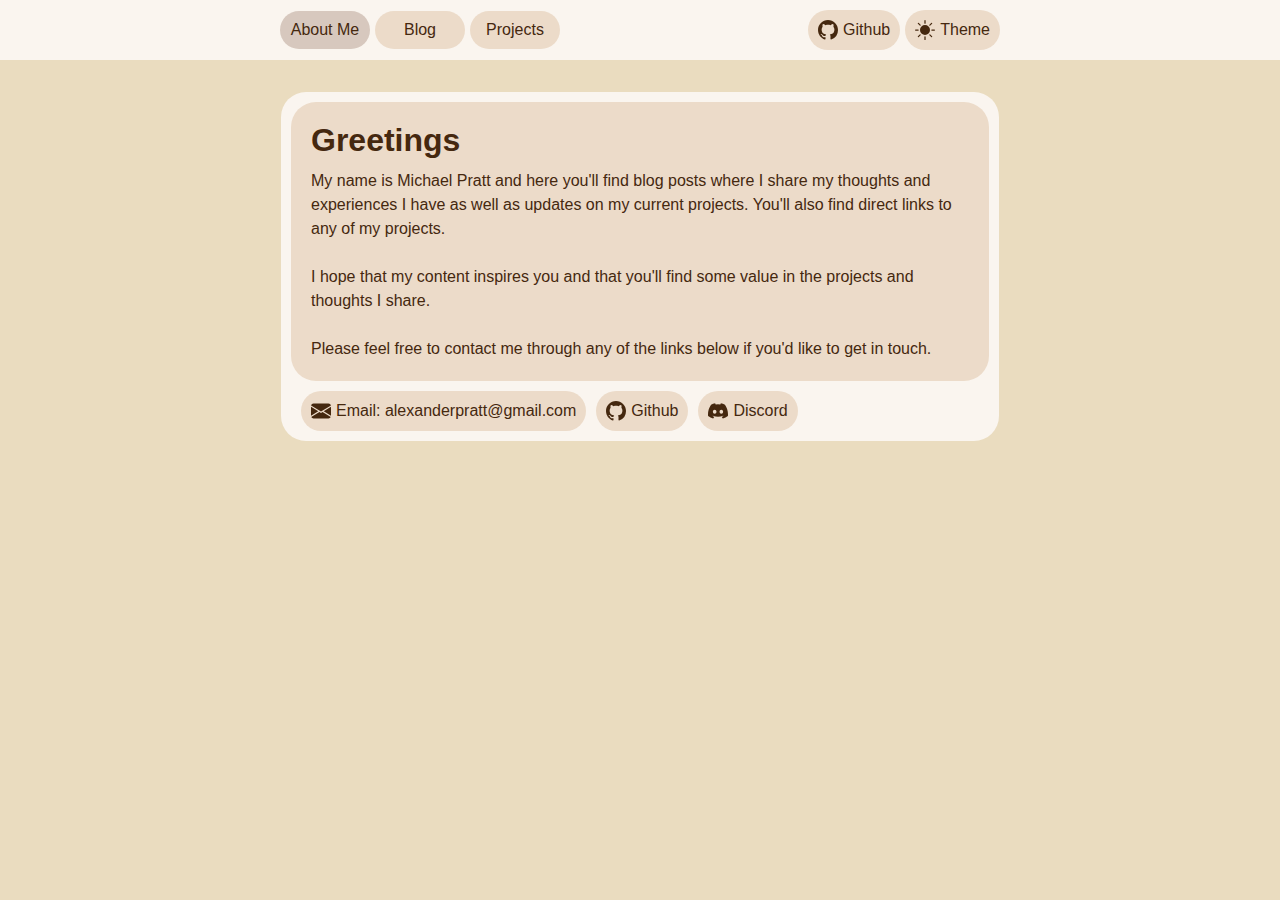
<file: index.html>
<!DOCTYPE html>
<html lang="en">

    <head>
        <meta charset="UTF-8">
        <meta http-equiv="X-UA-Compatible" content="IE=edge">
        <meta name="viewport" content="width=device-width, initial-scale=1.0">
        <link rel="stylesheet" type="text/css" href="style.css">
        <title>About Me - Michael Pratt</title>
        <link rel="icon" type="image/x-icon" href="images/favicon.ico">
    </head>

    <body>
        <header id="navigation-header">
            <nav>
                <ul id="left-nav-buttons">
                    <li>
                        <a href="." target="_self" title="About Me Page" class="generic-button animatable selected-button" draggable="true">
                            <span class="no-wrap">
                                About Me
                            </span>
                        </a>
                    </li>
                    <li>
                        <a href="./blog" target="_self" title="Blog Page" class="generic-button animatable" draggable="true">
                            Blog
                        </a>
                    </li>
                    <li>
                        <a href="./projects" target="_self" title="Projects Page" class="generic-button animatable" draggable="true">
                            Projects
                        </a>
                    </li>
                </ul>
                <ul id="right-nav-buttons">
                    <li>
                        <a href="https://github.com/Krayno" target="blank" title="Github Repository" class="generic-button animatable" draggable="true">
                            <svg xmlns="http://www.w3.org/2000/svg" width="20" height="20" fill="currentColor" class="bi bi-github" viewBox="0 0 16 16">
                                <path d="M8 0C3.58 0 0 3.58 0 8c0 3.54 2.29 6.53 5.47 7.59.4.07.55-.17.55-.38 0-.19-.01-.82-.01-1.49-2.01.37-2.53-.49-2.69-.94-.09-.23-.48-.94-.82-1.13-.28-.15-.68-.52-.01-.53.63-.01 1.08.58 1.23.82.72 1.21 1.87.87 2.33.66.07-.52.28-.87.51-1.07-1.78-.2-3.64-.89-3.64-3.95 0-.87.31-1.59.82-2.15-.08-.2-.36-1.02.08-2.12 0 0 .67-.21 2.2.82.64-.18 1.32-.27 2-.27.68 0 1.36.09 2 .27 1.53-1.04 2.2-.82 2.2-.82.44 1.1.16 1.92.08 2.12.51.56.82 1.27.82 2.15 0 3.07-1.87 3.75-3.65 3.95.29.25.54.73.54 1.48 0 1.07-.01 1.93-.01 2.2 0 .21.15.46.55.38A8.012 8.012 0 0 0 16 8c0-4.42-3.58-8-8-8z" />
                            </svg>
                            Github
                        </a>
                    </li>
                    <li>
                        <button draggable="true" id="theme-button" title="Theme" class="generic-button">
                            <svg xmlns="http://www.w3.org/2000/svg" width="20" height="20" fill="currentColor" class="bi bi-moon-fill" viewBox="0 0 16 16">
                                <path d="M6 .278a.768.768 0 0 1 .08.858 7.208 7.208 0 0 0-.878 3.46c0 4.021 3.278 7.277 7.318 7.277.527 0 1.04-.055 1.533-.16a.787.787 0 0 1 .81.316.733.733 0 0 1-.031.893A8.349 8.349 0 0 1 8.344 16C3.734 16 0 12.286 0 7.71 0 4.266 2.114 1.312 5.124.06A.752.752 0 0 1 6 .278z" />
                            </svg>
                            Theme
                        </button>
                    </li>
                </ul>
            </nav>
        </header>
        <main>
            <section id="main-section">
                <article class="content-container">
                    <h1>Greetings</h1>
                    <p>
                        My name is Michael Pratt and here you'll find blog posts where I share my thoughts and experiences I have
                        as well as updates on my current projects. You'll also find direct links to any of my projects.<br><br>
                        I hope that my content inspires you and that you'll find some value in the projects and
                        thoughts I share.<br><br>
                        Please feel free to contact me through any of the links below if you'd like to get in touch.
                    </p>
                </article>
                <ul id="button-group">
                    <li>
                        <a href="mailto: alexanderpratt@gmail.com" target="_blank" title="Email" class="generic-button animatable" draggable="true">
                            <svg xmlns="http://www.w3.org/2000/svg" width="20" height="20" fill="currentColor" class="bi bi-envelope-fill" viewBox="0 0 16 16">
                                <path d="M.05 3.555A2 2 0 0 1 2 2h12a2 2 0 0 1 1.95 1.555L8 8.414.05 3.555ZM0 4.697v7.104l5.803-3.558L0 4.697ZM6.761 8.83l-6.57 4.027A2 2 0 0 0 2 14h12a2 2 0 0 0 1.808-1.144l-6.57-4.027L8 9.586l-1.239-.757Zm3.436-.586L16 11.801V4.697l-5.803 3.546Z" />
                            </svg>
                            Email: alexanderpratt@gmail.com
                        </a>
                    </li>
                    <li>
                        <a href="https://github.com/Krayno" target="_blank" title="Github Repository" class="generic-button animatable" draggable="true">
                            <svg xmlns="http://www.w3.org/2000/svg" width="20" height="20" fill="currentColor" class="bi bi-github" viewBox="0 0 16 16">
                                <path d="M8 0C3.58 0 0 3.58 0 8c0 3.54 2.29 6.53 5.47 7.59.4.07.55-.17.55-.38 0-.19-.01-.82-.01-1.49-2.01.37-2.53-.49-2.69-.94-.09-.23-.48-.94-.82-1.13-.28-.15-.68-.52-.01-.53.63-.01 1.08.58 1.23.82.72 1.21 1.87.87 2.33.66.07-.52.28-.87.51-1.07-1.78-.2-3.64-.89-3.64-3.95 0-.87.31-1.59.82-2.15-.08-.2-.36-1.02.08-2.12 0 0 .67-.21 2.2.82.64-.18 1.32-.27 2-.27.68 0 1.36.09 2 .27 1.53-1.04 2.2-.82 2.2-.82.44 1.1.16 1.92.08 2.12.51.56.82 1.27.82 2.15 0 3.07-1.87 3.75-3.65 3.95.29.25.54.73.54 1.48 0 1.07-.01 1.93-.01 2.2 0 .21.15.46.55.38A8.012 8.012 0 0 0 16 8c0-4.42-3.58-8-8-8z" />
                            </svg> Github
                        </a>
                    </li>
                    <li>
                        <a href="https://discord.com/users/209407621222891521" target="_blank" title="Discord" class="generic-button animatable" draggable="true">
                            <svg xmlns="http://www.w3.org/2000/svg" width="20" height="20" fill="currentColor" class="bi bi-discord" viewBox="0 0 16 16">
                                <path d="M13.545 2.907a13.227 13.227 0 0 0-3.257-1.011.05.05 0 0 0-.052.025c-.141.25-.297.577-.406.833a12.19 12.19 0 0 0-3.658 0 8.258 8.258 0 0 0-.412-.833.051.051 0 0 0-.052-.025c-1.125.194-2.22.534-3.257 1.011a.041.041 0 0 0-.021.018C.356 6.024-.213 9.047.066 12.032c.001.014.01.028.021.037a13.276 13.276 0 0 0 3.995 2.02.05.05 0 0 0 .056-.019c.308-.42.582-.863.818-1.329a.05.05 0 0 0-.01-.059.051.051 0 0 0-.018-.011 8.875 8.875 0 0 1-1.248-.595.05.05 0 0 1-.02-.066.051.051 0 0 1 .015-.019c.084-.063.168-.129.248-.195a.05.05 0 0 1 .051-.007c2.619 1.196 5.454 1.196 8.041 0a.052.052 0 0 1 .053.007c.08.066.164.132.248.195a.051.051 0 0 1-.004.085 8.254 8.254 0 0 1-1.249.594.05.05 0 0 0-.03.03.052.052 0 0 0 .003.041c.24.465.515.909.817 1.329a.05.05 0 0 0 .056.019 13.235 13.235 0 0 0 4.001-2.02.049.049 0 0 0 .021-.037c.334-3.451-.559-6.449-2.366-9.106a.034.034 0 0 0-.02-.019Zm-8.198 7.307c-.789 0-1.438-.724-1.438-1.612 0-.889.637-1.613 1.438-1.613.807 0 1.45.73 1.438 1.613 0 .888-.637 1.612-1.438 1.612Zm5.316 0c-.788 0-1.438-.724-1.438-1.612 0-.889.637-1.613 1.438-1.613.807 0 1.451.73 1.438 1.613 0 .888-.631 1.612-1.438 1.612Z" />
                            </svg>
                            Discord
                        </a>
                    </li>
                </ul>
            </section>
        </main>
        <script src="script.js"></script>
    </body>

</html>
</file>
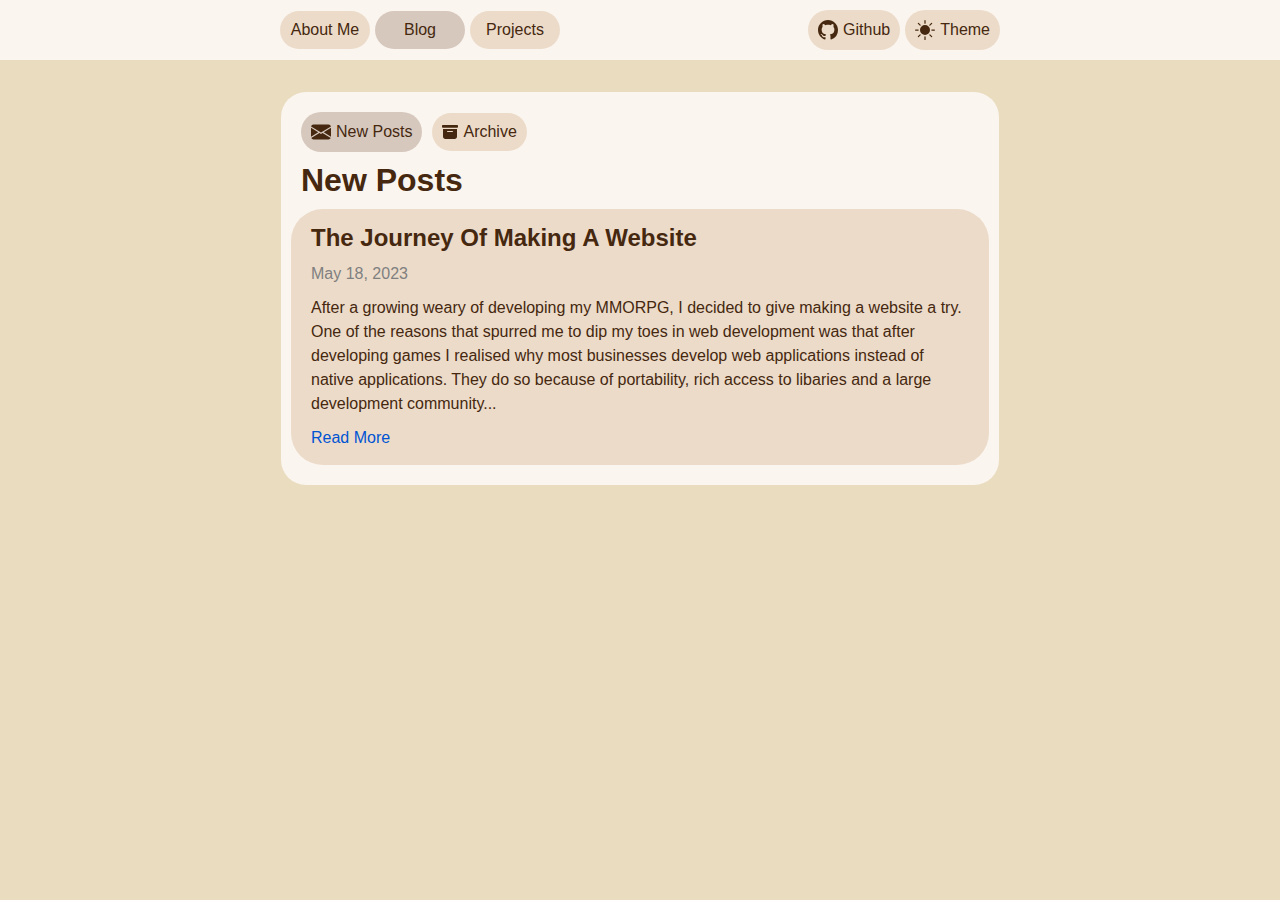
<file: blog/index.html>
<!DOCTYPE html>
<html lang="en">

    <head>
        <meta charset="UTF-8">
        <meta http-equiv="X-UA-Compatible" content="IE=edge">
        <meta name="viewport" content="width=device-width, initial-scale=1.0">
        <link rel="stylesheet" type="text/css" href="../style.css">
        <title>Blog - Michael Pratt</title>
        <link rel="icon" type="image/x-icon" href="../images/favicon.ico">
    </head>

    <body>
        <header id="navigation-header">
            <nav>
                <ul id="left-nav-buttons">
                    <li>
                        <a href=".." target="_self" title="About Me Page" class="generic-button animatable" draggable="true">
                            <span class="no-wrap">
                                About Me
                            </span>
                        </a>
                    </li>
                    <li>
                        <a href="../blog" target="_self" title="Blog Page" class="generic-button animatable selected-button" draggable="true">
                            Blog
                        </a>
                    </li>
                    <li>
                        <a href="../projects" target="_self" title="Projects Page" class="generic-button animatable" draggable="true">
                            Projects
                        </a>
                    </li>
                </ul>
                <ul id="right-nav-buttons">
                    <li>
                        <a href="https://github.com/Krayno" target="blank" title="Github Repository" class="generic-button animatable" draggable="true">
                            <svg xmlns="http://www.w3.org/2000/svg" width="20" height="20" fill="currentColor" class="bi bi-github" viewBox="0 0 16 16">
                                <path d="M8 0C3.58 0 0 3.58 0 8c0 3.54 2.29 6.53 5.47 7.59.4.07.55-.17.55-.38 0-.19-.01-.82-.01-1.49-2.01.37-2.53-.49-2.69-.94-.09-.23-.48-.94-.82-1.13-.28-.15-.68-.52-.01-.53.63-.01 1.08.58 1.23.82.72 1.21 1.87.87 2.33.66.07-.52.28-.87.51-1.07-1.78-.2-3.64-.89-3.64-3.95 0-.87.31-1.59.82-2.15-.08-.2-.36-1.02.08-2.12 0 0 .67-.21 2.2.82.64-.18 1.32-.27 2-.27.68 0 1.36.09 2 .27 1.53-1.04 2.2-.82 2.2-.82.44 1.1.16 1.92.08 2.12.51.56.82 1.27.82 2.15 0 3.07-1.87 3.75-3.65 3.95.29.25.54.73.54 1.48 0 1.07-.01 1.93-.01 2.2 0 .21.15.46.55.38A8.012 8.012 0 0 0 16 8c0-4.42-3.58-8-8-8z" />
                            </svg>
                            Github
                        </a>
                    </li>
                    <li>
                        <button draggable="true" id="theme-button" title="Theme" class="generic-button">
                            <svg xmlns="http://www.w3.org/2000/svg" width="20" height="20" fill="currentColor" class="bi bi-moon-fill" viewBox="0 0 16 16">
                                <path d="M6 .278a.768.768 0 0 1 .08.858 7.208 7.208 0 0 0-.878 3.46c0 4.021 3.278 7.277 7.318 7.277.527 0 1.04-.055 1.533-.16a.787.787 0 0 1 .81.316.733.733 0 0 1-.031.893A8.349 8.349 0 0 1 8.344 16C3.734 16 0 12.286 0 7.71 0 4.266 2.114 1.312 5.124.06A.752.752 0 0 1 6 .278z" />
                            </svg>
                            Theme
                        </button>
                    </li>
                </ul>
            </nav>
        </header>
        <main>
            <section id="main-section">
                <ul id="button-group">
                    <li>
                        <button draggable="true" class="animatable selected-button button-group-one generic-button">
                            <svg xmlns="http://www.w3.org/2000/svg" width="20" height="20" fill="currentColor" class="bi bi-envelope-fill" viewBox="0 0 16 16">
                                <path d="M.05 3.555A2 2 0 0 1 2 2h12a2 2 0 0 1 1.95 1.555L8 8.414.05 3.555ZM0 4.697v7.104l5.803-3.558L0 4.697ZM6.761 8.83l-6.57 4.027A2 2 0 0 0 2 14h12a2 2 0 0 0 1.808-1.144l-6.57-4.027L8 9.586l-1.239-.757Zm3.436-.586L16 11.801V4.697l-5.803 3.546Z" />
                            </svg>
                            New Posts
                        </button>
                    </li>
                    <li>
                        <button draggable="true" class="animatable button-group-one generic-button">
                            <svg xmlns="http://www.w3.org/2000/svg" width="16" height="16" fill="currentColor" class="bi bi-archive-fill" viewBox="0 0 16 16">
                                <path d="M12.643 15C13.979 15 15 13.845 15 12.5V5H1v7.5C1 13.845 2.021 15 3.357 15h9.286zM5.5 7h5a.5.5 0 0 1 0 1h-5a.5.5 0 0 1 0-1zM.8 1a.8.8 0 0 0-.8.8V3a.8.8 0 0 0 .8.8h14.4A.8.8 0 0 0 16 3V1.8a.8.8 0 0 0-.8-.8H.8z" />
                            </svg>
                            Archive
                        </button>
                    </li>
                </ul>
                <section id="new-posts-section">
                    <h1>
                        New Posts
                    </h1>
                    <a href="../blog/the-journey-of-making-a-website" target="_self" title="" class="animatable new-post-button generic-button">
                        <h2>
                            The Journey Of Making A Website
                        </h2>
                        <p class="gray-text">
                            May 18, 2023
                        </p>
                        <p>
                            After a growing weary of developing my MMORPG, I decided to give making a website a try. One of the reasons that spurred me to dip my toes in web development
                            was that after developing games I realised why most businesses develop web applications instead of native applications. They do so because of portability,
                            rich access to libaries and a large development community...
                        </p>
                        <p>
                            Read More
                        </p>
                    </a>
                </section>
                <section id="archive-section" class="hide-element">
                    <h1>
                        Archived Posts
                    </h1>
                    <h2>
                        2023
                    </h2>
                    <a href="../blog/the-journey-of-making-a-website" target="_self" title="" class="animatable archive-button generic-button">
                        <p>
                            The Journey Of Making A Website
                        </p>
                        <p class="gray-text">
                            May 18, 2023
                        </p>
                    </a>
                </section>
            </section>
        </main>
        <script src="../script.js"></script>
    </body>

</html>
</file>
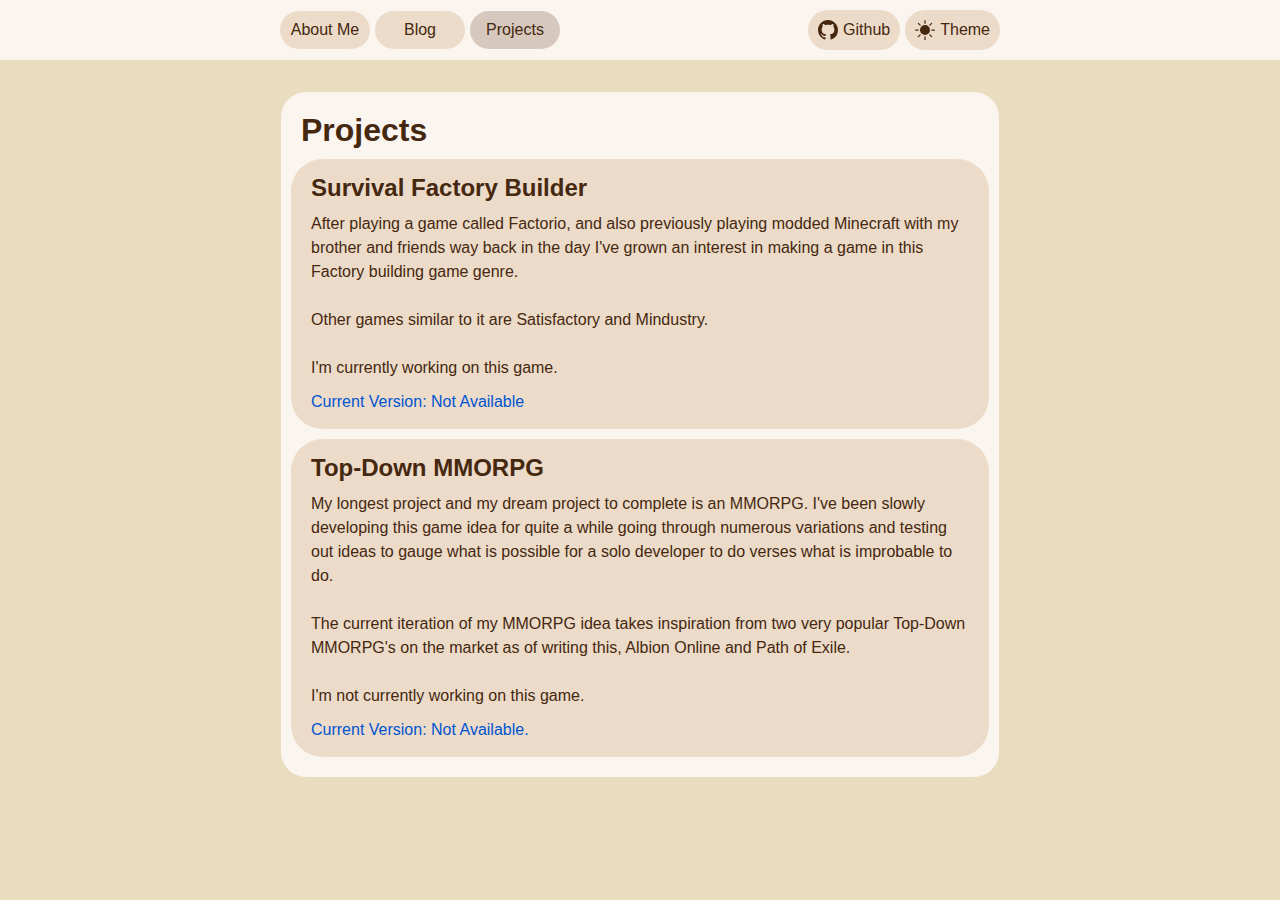
<file: projects/index.html>
<!DOCTYPE html>
<html lang="en">

    <head>
        <meta charset="UTF-8">
        <meta http-equiv="X-UA-Compatible" content="IE=edge">
        <meta name="viewport" content="width=device-width, initial-scale=1.0">
        <link rel="stylesheet" type="text/css" href="../style.css">
        <title>Projects - Michael Pratt</title>
        <link rel="icon" type="image/x-icon" href="../images/favicon.ico">
    </head>

    <body>
        <header id="navigation-header">
            <nav>
                <ul id="left-nav-buttons">
                    <li>
                        <a href=".." target="_self" title="About Me Page" class="generic-button animatable" draggable="true">
                            <span class="no-wrap">
                                About Me
                            </span>
                        </a>
                    </li>
                    <li>
                        <a href="../blog" target="_self" title="Blog Page" class="generic-button animatable" draggable="true">
                            Blog
                        </a>
                    </li>
                    <li>
                        <a href="../projects" target="_self" title="Projects Page" class="generic-button animatable selected-button" draggable="true">
                            Projects
                        </a>
                    </li>
                </ul>
                <ul id="right-nav-buttons">
                    <li>
                        <a href="https://github.com/Krayno" target="blank" title="Github Repository" class="generic-button animatable" draggable="true">
                            <svg xmlns="http://www.w3.org/2000/svg" width="20" height="20" fill="currentColor" class="bi bi-github" viewBox="0 0 16 16">
                                <path d="M8 0C3.58 0 0 3.58 0 8c0 3.54 2.29 6.53 5.47 7.59.4.07.55-.17.55-.38 0-.19-.01-.82-.01-1.49-2.01.37-2.53-.49-2.69-.94-.09-.23-.48-.94-.82-1.13-.28-.15-.68-.52-.01-.53.63-.01 1.08.58 1.23.82.72 1.21 1.87.87 2.33.66.07-.52.28-.87.51-1.07-1.78-.2-3.64-.89-3.64-3.95 0-.87.31-1.59.82-2.15-.08-.2-.36-1.02.08-2.12 0 0 .67-.21 2.2.82.64-.18 1.32-.27 2-.27.68 0 1.36.09 2 .27 1.53-1.04 2.2-.82 2.2-.82.44 1.1.16 1.92.08 2.12.51.56.82 1.27.82 2.15 0 3.07-1.87 3.75-3.65 3.95.29.25.54.73.54 1.48 0 1.07-.01 1.93-.01 2.2 0 .21.15.46.55.38A8.012 8.012 0 0 0 16 8c0-4.42-3.58-8-8-8z" />
                            </svg>
                            Github
                        </a>
                    </li>
                    <li>
                        <button draggable="true" id="theme-button" title="Theme" class="generic-button">
                            <svg xmlns="http://www.w3.org/2000/svg" width="20" height="20" fill="currentColor" class="bi bi-moon-fill" viewBox="0 0 16 16">
                                <path d="M6 .278a.768.768 0 0 1 .08.858 7.208 7.208 0 0 0-.878 3.46c0 4.021 3.278 7.277 7.318 7.277.527 0 1.04-.055 1.533-.16a.787.787 0 0 1 .81.316.733.733 0 0 1-.031.893A8.349 8.349 0 0 1 8.344 16C3.734 16 0 12.286 0 7.71 0 4.266 2.114 1.312 5.124.06A.752.752 0 0 1 6 .278z" />
                            </svg>
                            Theme
                        </button>
                    </li>
                </ul>
            </nav>
        </header>
        <main>
            <section id="main-section">
                <h1>
                    Projects
                </h1>
                <a href="" target="_self" title="" class="animatable new-post-button generic-button">
                    <h2>
                        Survival Factory Builder
                    </h2>
                    <p>
                        After playing a game called Factorio, and also previously playing modded Minecraft with my brother and friends way back in the day I've grown an interest
                        in making a game in this Factory building game genre. <br><br>
                        Other games similar to it are Satisfactory and Mindustry.<br><br>
                        I'm currently working on this game.
                    </p>
                    <p>
                        Current Version: Not Available
                    </p>
                </a>
                <a href="" target="_self" title="" class="animatable new-post-button generic-button">
                    <h2>
                        Top-Down MMORPG
                    </h2>
                    <p>
                        My longest project and my dream project to complete is an MMORPG. I've been slowly developing this game idea for quite a while going through numerous variations and testing
                        out ideas to gauge what is possible for a solo developer to do verses what is improbable to do.<br><br>
                        The current iteration of my MMORPG idea takes inspiration from two very popular Top-Down MMORPG's on the market as of writing this, Albion Online and Path of Exile.<br><br>
                        I'm not currently working on this game.
                    </p>
                    <p>
                        Current Version: Not Available.
                    </p>
                </a>
            </section>
        </main>
        <script src="../script.js"></script>
    </body>

</html>
</file>
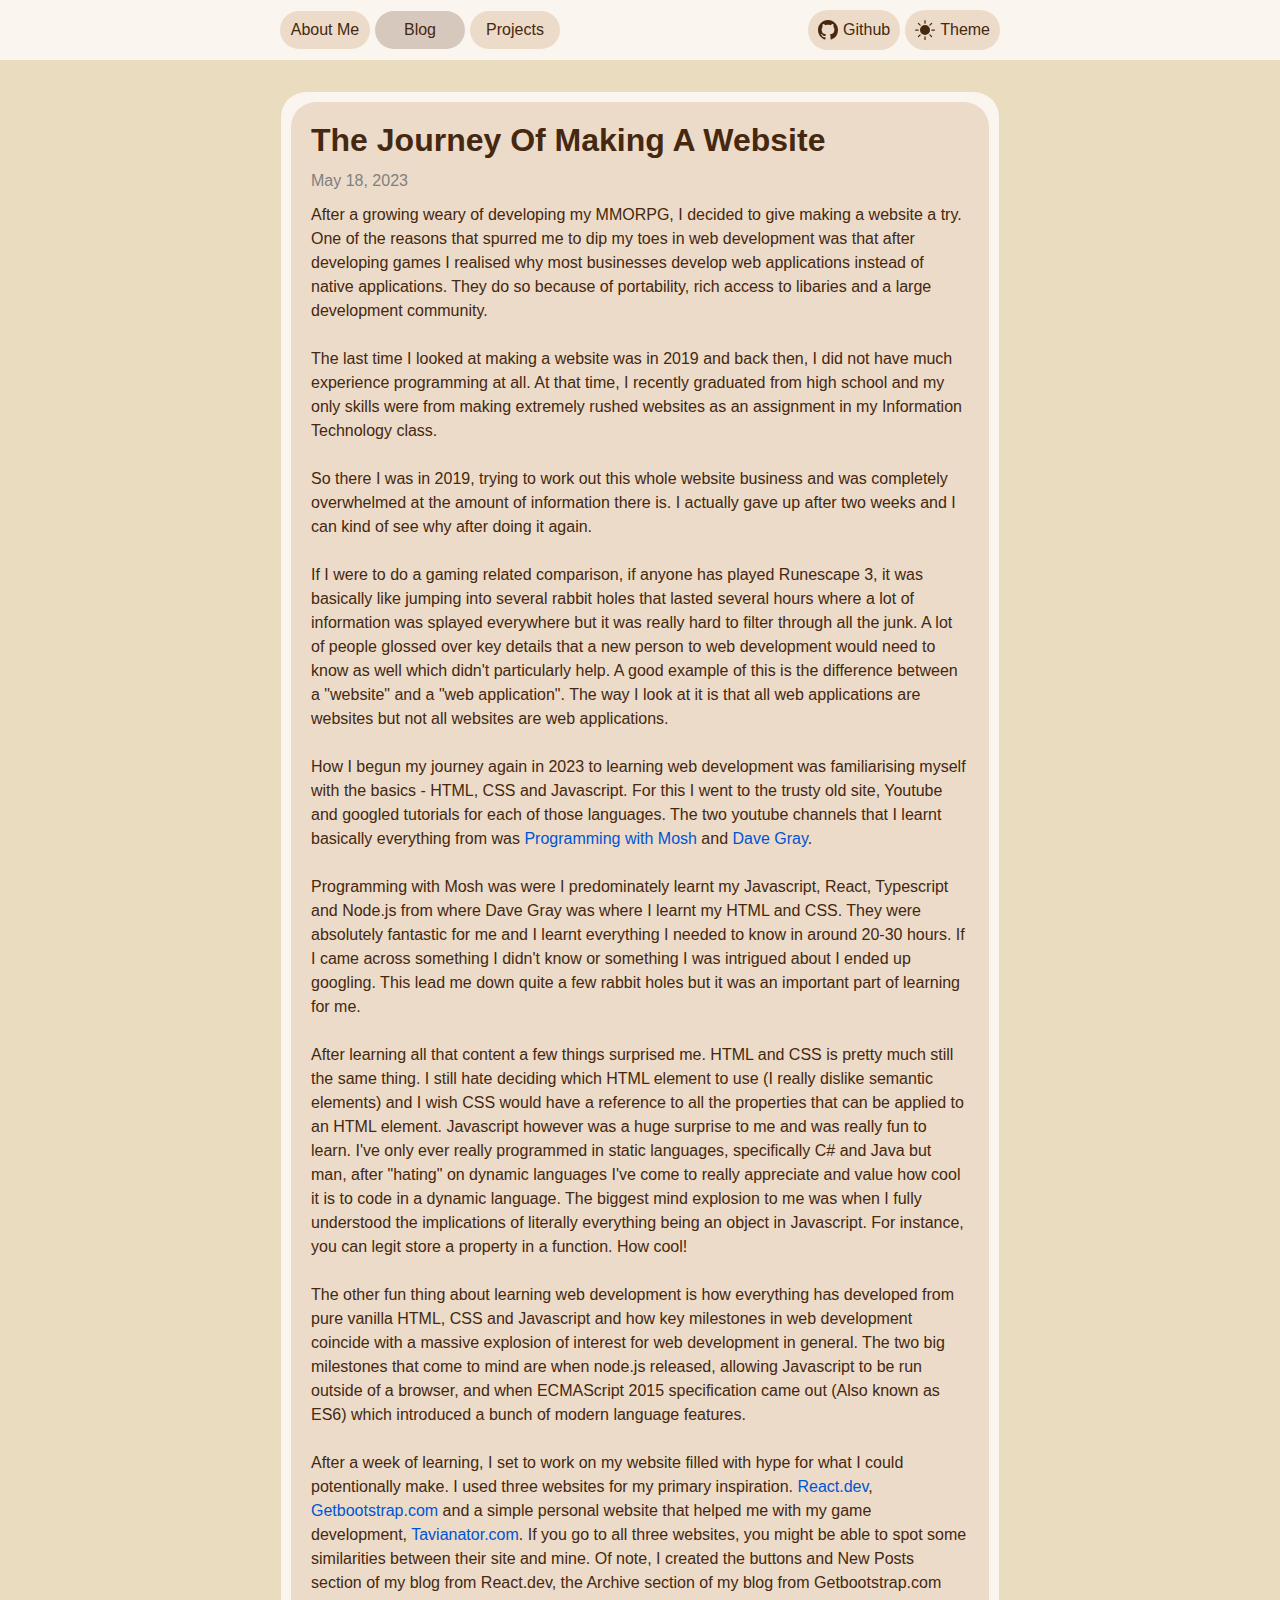
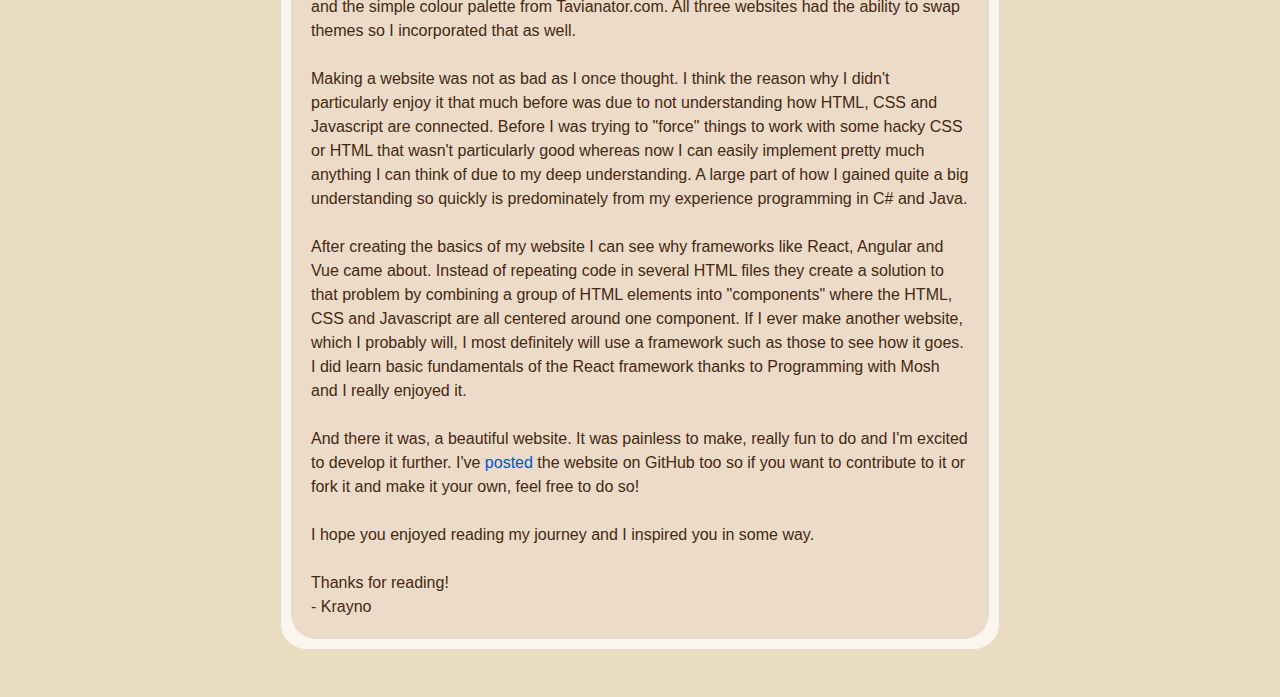
<file: blog/the-journey-of-making-a-website/index.html>
<!DOCTYPE html>
<html lang="en">

    <head>
        <meta charset="UTF-8">
        <meta http-equiv="X-UA-Compatible" content="IE=edge">
        <meta name="viewport" content="width=device-width, initial-scale=1.0">
        <link rel="stylesheet" type="text/css" href="../../style.css">
        <title>Blog - Michael Pratt</title>
        <link rel="icon" type="image/x-icon" href="../../images/favicon.ico">
    </head>

    <body>
        <header id="navigation-header">
            <nav>
                <ul id="left-nav-buttons">
                    <li>
                        <a href="../.." target="_self" title="About Me Page" class="generic-button animatable" draggable="true">
                            <span class="no-wrap">
                                About Me
                            </span>
                        </a>
                    </li>
                    <li>
                        <a href="../../blog" target="_self" title="Blog Page" class="generic-button animatable selected-button" draggable="true">
                            Blog
                        </a>
                    </li>
                    <li>
                        <a href="../../projects" target="_self" title="Projects Page" class="generic-button animatable" draggable="true">
                            Projects
                        </a>
                    </li>
                </ul>
                <ul id="right-nav-buttons">
                    <li>
                        <a href="https://github.com/Krayno" target="blank" title="Github Repository" class="generic-button animatable" draggable="true">
                            <svg xmlns="http://www.w3.org/2000/svg" width="20" height="20" fill="currentColor" class="bi bi-github" viewBox="0 0 16 16">
                                <path d="M8 0C3.58 0 0 3.58 0 8c0 3.54 2.29 6.53 5.47 7.59.4.07.55-.17.55-.38 0-.19-.01-.82-.01-1.49-2.01.37-2.53-.49-2.69-.94-.09-.23-.48-.94-.82-1.13-.28-.15-.68-.52-.01-.53.63-.01 1.08.58 1.23.82.72 1.21 1.87.87 2.33.66.07-.52.28-.87.51-1.07-1.78-.2-3.64-.89-3.64-3.95 0-.87.31-1.59.82-2.15-.08-.2-.36-1.02.08-2.12 0 0 .67-.21 2.2.82.64-.18 1.32-.27 2-.27.68 0 1.36.09 2 .27 1.53-1.04 2.2-.82 2.2-.82.44 1.1.16 1.92.08 2.12.51.56.82 1.27.82 2.15 0 3.07-1.87 3.75-3.65 3.95.29.25.54.73.54 1.48 0 1.07-.01 1.93-.01 2.2 0 .21.15.46.55.38A8.012 8.012 0 0 0 16 8c0-4.42-3.58-8-8-8z" />
                            </svg>
                            Github
                        </a>
                    </li>
                    <li>
                        <button draggable="true" id="theme-button" title="Theme" class="generic-button">
                            <svg xmlns="http://www.w3.org/2000/svg" width="20" height="20" fill="currentColor" class="bi bi-moon-fill" viewBox="0 0 16 16">
                                <path d="M6 .278a.768.768 0 0 1 .08.858 7.208 7.208 0 0 0-.878 3.46c0 4.021 3.278 7.277 7.318 7.277.527 0 1.04-.055 1.533-.16a.787.787 0 0 1 .81.316.733.733 0 0 1-.031.893A8.349 8.349 0 0 1 8.344 16C3.734 16 0 12.286 0 7.71 0 4.266 2.114 1.312 5.124.06A.752.752 0 0 1 6 .278z" />
                            </svg>
                            Theme
                        </button>
                    </li>
                </ul>
            </nav>
        </header>
        <main>
            <section id="main-section">
                <article class="content-container">
                    <h1>
                        The Journey Of Making A Website
                    </h1>
                    <p class="gray-text">
                        May 18, 2023
                    </p>
                    <p>
                        After a growing weary of developing my MMORPG, I decided to give making a website a try. One of the reasons that spurred me to dip my toes in web development
                        was that after developing games I realised why most businesses develop web applications instead of native applications. They do so because of portability,
                        rich access to libaries and a large development community. <br><br>
                        The last time I looked at making a website was in 2019 and back then, I did not have much experience programming at all. At that time, I
                        recently graduated from high school and my only skills were from making extremely rushed websites as an assignment in my Information Technology class.<br><br>
                        So there I was in 2019, trying to work out this whole website business and was completely overwhelmed at the amount of information there is. I
                        actually gave up after two weeks and I can kind of see why after doing it again.<br><br>
                        If I were to do a gaming related comparison, if anyone has played Runescape 3, it was basically like jumping into several rabbit holes that lasted several hours
                        where a lot of information was splayed everywhere but it was really hard to filter through all the junk. A lot of people glossed over key details that a new person to web development
                        would need to know as well which didn't particularly help. A good example of this is the difference between a "website" and a "web application". The way I
                        look at it is that all web applications are websites but not all websites are web applications.<br><br>
                        How I begun my journey again in 2023 to learning web development was familiarising myself with the basics - HTML, CSS and Javascript. For this I went to the trusty old site,
                        Youtube and googled tutorials for each of those languages. The two youtube channels that I learnt basically everything from was
                        <a href="https://www.youtube.com/@programmingwithmosh">Programming with Mosh</a> and <a href="https://www.youtube.com/@DaveGrayTeachesCode"> Dave Gray</a>.<br><br>
                        Programming with Mosh was were I predominately learnt my Javascript, React, Typescript and Node.js from where Dave Gray was where I learnt my HTML and CSS.
                        They were absolutely fantastic for me and I learnt everything I needed to know in around 20-30 hours. If I came across something I didn't know or something I was intrigued about
                        I ended up googling. This lead me down quite a few rabbit holes but it was an important part of learning for me.<br><br>
                        After learning all that content a few things surprised me. HTML and CSS is pretty much still the same thing. I still hate deciding which HTML element to use
                        (I really dislike semantic elements) and I wish CSS would have a reference to all the properties that can be applied to an HTML element. Javascript however was a huge surprise
                        to me and was really fun to learn. I've only ever really programmed in static languages, specifically C# and Java but man, after "hating" on dynamic languages I've come
                        to really appreciate and value how cool it is to code in a dynamic language. The biggest mind explosion to me was when I fully understood the implications of literally everything
                        being an object in Javascript. For instance, you can legit store a property in a function. How cool!<br><br>
                        The other fun thing about learning web development is how everything has developed from pure vanilla HTML, CSS and Javascript and how key milestones in web development
                        coincide with a massive explosion of interest for web development in general. The two big milestones that come to mind are when node.js released, allowing Javascript to be
                        run outside of a browser, and when ECMAScript 2015 specification came out (Also known as ES6) which introduced a bunch of modern language features.<br><br>
                        After a week of learning, I set to work on my website filled with hype for what I could potentionally make. I used three websites for my primary inspiration.
                        <a href="https://react.dev/">React.dev</a>, <a href="https://getbootstrap.com/">Getbootstrap.com</a> and a simple personal website that helped me with my game development,
                        <a href="https://tavianator.com/">Tavianator.com</a>. If you go to all three websites, you might be able to spot some similarities between their site and mine. Of note, I created
                        the buttons and New Posts section of my blog from React.dev, the Archive section of my blog from Getbootstrap.com and the simple colour palette from Tavianator.com. All three websites
                        had the ability to swap themes so I incorporated that as well.<br><br>
                        Making a website was not as bad as I once thought. I think the reason why I didn't particularly enjoy it that much before was due to not understanding how
                        HTML, CSS and Javascript are connected. Before I was trying to "force" things to work with some hacky CSS or HTML that wasn't particularly good whereas now I can
                        easily implement pretty much anything I can think of due to my deep understanding. A large part of how I gained quite a big understanding so quickly is predominately from my experience programming
                        in C# and Java.<br><br>
                        After creating the basics of my website I can see why frameworks like React, Angular and Vue came about. Instead of repeating code in several HTML files they
                        create a solution to that problem by combining a group of HTML elements into "components" where the HTML, CSS and Javascript are all centered around one component.
                        If I ever make another website, which I probably will, I most definitely will use a framework such as those to see how it goes. I did learn basic fundamentals of the React framework
                        thanks to Programming with Mosh and I really enjoyed it.<br><br>
                        And there it was, a beautiful website. It was painless to make, really fun to do and I'm excited to develop it further. I've <a href="https://github.com/Krayno/personal-website">posted</a> the website on GitHub too so if
                        you want to contribute to it or fork it and make it your own, feel free to do so!<br><br>
                        I hope you enjoyed reading my journey and I inspired you in some way.<br><br>
                        Thanks for reading!<br>
                        - Krayno
                    </p>
                </article>
            </section>
        </main>
        <script src="../../script.js"></script>
    </body>

</html>
</file>
<file: style.css>
* {
    margin: 0;
    box-sizing: border-box;
}

p {
    margin: 10px;
    line-height: 1.5em;
}

h1 {
    margin: 10px;
    font-size: 2rem;
}

h2 {
    font-size: 1.5rem;
    margin: 10px;
}

:root {
    --background-colour: rgb(234, 220, 191);
    --primary-colour: rgb(250, 245, 239);
    --button-colour: rgb(236, 219, 201);
    --button-hover-colour: rgb(215, 200, 190);
    --text-colour: rgb(69, 40, 15);
    --hyperlink-text-colour: rgb(0, 84, 211);

    background-color: var(--background-colour);
    font-family: Arial, Helvetica, sans-serif;
    color: var(--text-colour);
}

nav {
    display: flex;
    max-width: 740px;
    margin: auto;
}

main {
    padding-top: 44px;
    max-width: 750px;
    margin: auto;
}

#left-nav-buttons,
#right-nav-buttons {
    display: inline-flex;
    align-items: center;
    flex-grow: 1;
    padding: 0 10px;
    gap: 5px;
    list-style-type: none;
}

#left-nav-buttons {
    justify-content: left;
}

#right-nav-buttons {
    justify-content: right;
}

#navigation-header {
    width: 100%;
    background-color: var(--primary-colour);
    position: fixed;
    z-index: 1;
    padding: 10px 0;
}

#button-group {
    display: inline-flex;
    justify-content: flex-start;
    align-items: center;
    width: 100%;
    padding: 10px 10px 0 10px;
    list-style-type: none;
    flex-wrap: wrap;
    gap: 10px;
}

.generic-button {
    scale: 1;
    color: var(--text-colour);
    border-radius: 2em;
    min-width: 90px;
    height: auto;
    background-color: var(--button-colour);
    border: none;
    font-size: 1rem;
    padding: 10px;
    display: flex;
    align-items: center;
    gap: 5px;
    justify-content: center;
}

.animatable {
    transition: scale 0.1s ease-in, background-color 0.333s ease-out;
}


.generic-button:hover {
    background-color: var(--button-hover-colour);
    cursor: pointer;
    text-decoration: none;
}

#main-section {
    margin: 48px 16px;
    background-color: var(--primary-colour);
    border-radius: 25px;
    padding: 10px;
}

a:hover {
    text-decoration: underline;
}

a {
    color: var(--hyperlink-text-colour);
}

.selected-button {
    background-color: var(--button-hover-colour);
}

a {
    text-decoration: none;
}

.new-post-button {
    flex-direction: column;
    align-items: flex-start;
    gap: 0px;
    margin: 10px 0px;
}

.new-post-button a {
    text-decoration: none;
}

.new-post-button span {
    text-align: left;
}

.new-post-button h2,
.new-post-button p {
    margin: 5px 10px;
}

.new-post-button h2:hover {
    text-decoration: underline;
}

.new-post-button p:last-child {
    color: var(--hyperlink-text-colour);
}

.new-post-button p:last-child:hover {
    text-decoration: underline;
}

.archive-button {
    justify-content: flex-start;
}

.archive-button p {
    margin: 5px 10px;
}

.archive-button p:first-child {
    color: var(--hyperlink-text-colour);
    flex-grow: 1;
}

.archive-button p:first-child:hover {
    text-decoration: underline;
}

.gray-text {
    color: rgb(128, 128, 128);
}

.content-container {
    background-color: var(--button-colour);
    border-radius: 25px;
    padding: 10px;
}

.hide-element {
    display: none;
}

@media only screen and (max-width: 600px) {

    #left-nav-buttons,
    #right-nav-buttons,
    #button-group {
        justify-content: center;
    }

    nav {
        flex-wrap: wrap;
        gap: 10px;
    }

    main {
        padding-top: 92px;
    }
}

@media (prefers-color-scheme: dark) {
    :root {
        --background-colour: rgb(28, 28, 26);
        --primary-colour: rgb(35, 35, 32);
        --button-colour: rgb(47, 47, 42);
        --button-hover-colour: rgb(65, 65, 58);
        --text-colour: rgb(211, 211, 211);
        --hyperlink-text-colour: rgb(110, 168, 254);
    }
}
</file>
